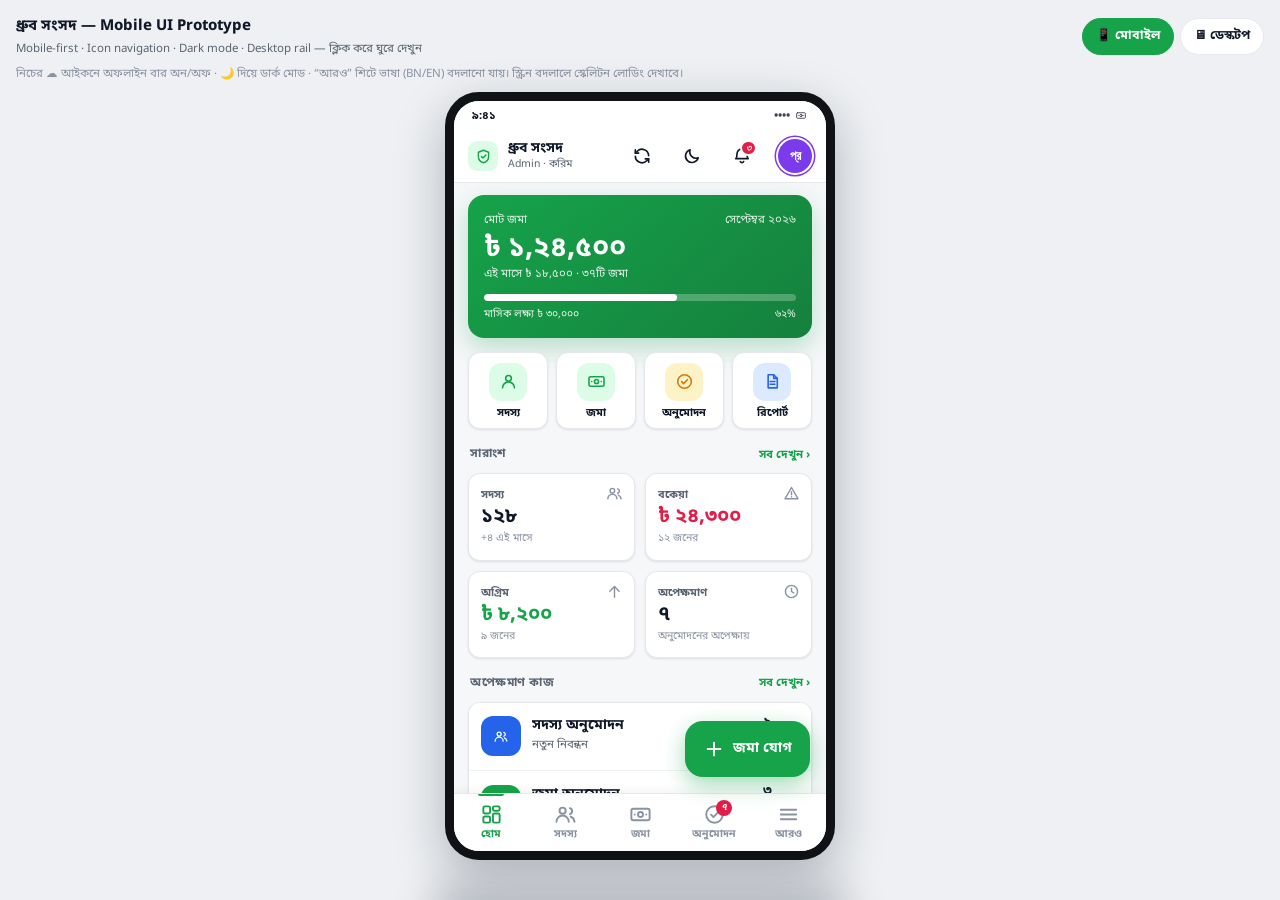
<file: design/prototype.html>
<!DOCTYPE html>
<html lang="bn" data-theme="light">
<head>
<meta charset="UTF-8">
<meta name="viewport" content="width=device-width,initial-scale=1,viewport-fit=cover">
<title>ধ্রুব সংসদ — Mobile UI Prototype</title>
<style>
/* ============================================================
   ধ্রুব সংসদ — mobile-first prototype
   Design tokens mirror docs/mobile-ui-design.md
   ============================================================ */
@font-face{font-family:'Noto Sans Bengali';font-style:normal;font-weight:400;font-display:swap;
  src:url('../vendor/fonts/noto-sans-bengali-bengali-400-normal.woff2') format('woff2');
  unicode-range:U+0951-0952,U+0964-0965,U+0980-09FE,U+1CD0,U+1CD2,U+1CD5-1CD6,U+1CD8,U+1CE1,U+1CEA,U+1CED,U+1CF2,U+1CF5-1CF7,U+200C-200D,U+20B9,U+25CC,U+A8F1;}
@font-face{font-family:'Noto Sans Bengali';font-style:normal;font-weight:700;font-display:swap;
  src:url('../vendor/fonts/noto-sans-bengali-bengali-700-normal.woff2') format('woff2');
  unicode-range:U+0951-0952,U+0964-0965,U+0980-09FE,U+1CD0,U+1CD2,U+1CD5-1CD6,U+1CD8,U+1CE1,U+1CEA,U+1CED,U+1CF2,U+1CF5-1CF7,U+200C-200D,U+20B9,U+25CC,U+A8F1;}
@font-face{font-family:'Noto Sans Bengali';font-style:normal;font-weight:400;font-display:swap;
  src:url('../vendor/fonts/noto-sans-bengali-latin-400-normal.woff2') format('woff2');unicode-range:U+0000-00FF,U+0131,U+0152-0153,U+02BB-02BC,U+2000-206F,U+2074,U+20AC,U+2122,U+2191,U+2193,U+2212,U+2215;}
@font-face{font-family:'Noto Sans Bengali';font-style:normal;font-weight:700;font-display:swap;
  src:url('../vendor/fonts/noto-sans-bengali-latin-700-normal.woff2') format('woff2');unicode-range:U+0000-00FF,U+0131,U+0152-0153,U+02BB-02BC,U+2000-206F,U+2074,U+20AC,U+2122,U+2191,U+2193,U+2212,U+2215;}

:root{
  --green:#16a34a; --green-7:#15803d; --green-soft:#dcfce7;
  --red:#e11d48; --red-7:#be123c; --red-soft:#ffe4e6;
  --amber:#d97706; --amber-soft:#fef3c7;
  --blue:#2563eb; --blue-soft:#dbeafe;
  --bg:#f6f7f9; --surface:#ffffff; --line:#e6e8eb; --line-2:#f0f2f4;
  --text:#111827; --muted:#5b6472; --faint:#8a93a2;
  --r:12px; --r-sm:10px; --r-lg:16px;
  --sh:0 1px 2px rgba(16,24,40,.05),0 1px 3px rgba(16,24,40,.06);
  --sh-up:0 -2px 10px rgba(16,24,40,.05);
  --mark:#7c3aed;
}
html[data-theme="dark"]{
  --green:#22c55e; --green-7:#4ade80; --green-soft:rgba(34,197,94,.14);
  --red:#fb7185; --red-soft:rgba(251,113,133,.14);
  --amber:#fbbf24; --amber-soft:rgba(251,191,36,.14);
  --blue:#60a5fa; --blue-soft:rgba(96,165,250,.14);
  --bg:#0d1117; --surface:#161b22; --line:#262c36; --line-2:#1e242c;
  --text:#e6edf3; --muted:#9aa4b2; --faint:#6e7681;
  --sh:0 1px 2px rgba(0,0,0,.4); --sh-up:0 -2px 10px rgba(0,0,0,.5);
}
*{box-sizing:border-box;-webkit-tap-highlight-color:transparent}
html,body{margin:0;padding:0}
body{font-family:'Noto Sans Bengali',system-ui,-apple-system,'Segoe UI',sans-serif;font-size:14px;line-height:1.65;
  color:var(--text);background:#eef0f3;display:flex;flex-direction:column;align-items:center;min-height:100dvh}
html[data-theme="dark"] body{background:#05070a}
.ic{width:1em;height:1em;display:inline-block;vertical-align:-.13em;fill:none;stroke:currentColor;
  stroke-width:2;stroke-linecap:round;stroke-linejoin:round;flex:none}
.num{font-variant-numeric:tabular-nums}

/* ---------- prototype chrome ---------- */
.pv-top{width:100%;max-width:1280px;display:flex;align-items:center;gap:12px;flex-wrap:wrap;
  padding:14px 16px 6px}
.pv-top h1{font-size:15px;margin:0;display:flex;align-items:center;gap:8px}
.pv-top .sub{font-size:11.5px;color:var(--muted);margin-top:1px}
.pv-tools{margin-left:auto;display:flex;gap:6px;align-items:center;flex-wrap:wrap}
.pv-tools button{border:1px solid var(--line);background:var(--surface);color:var(--text);font:inherit;
  font-size:12.5px;font-weight:700;padding:7px 13px;border-radius:20px;cursor:pointer;display:inline-flex;
  align-items:center;gap:6px}
.pv-tools button.on{background:var(--green);border-color:var(--green);color:#fff}
.pv-note{width:100%;max-width:1280px;padding:0 16px;font-size:11.5px;color:var(--faint);margin-bottom:8px}

/* ---------- stage / phone ---------- */
.stage{display:flex;gap:16px;width:100%;max-width:1280px;padding:0 16px 24px;justify-content:center}
.phone{position:relative;width:390px;height:min(844px,calc(100dvh - 132px));min-height:620px;background:var(--bg);
  border-radius:34px;box-shadow:0 18px 50px rgba(16,24,40,.28);overflow:hidden;display:flex;flex-direction:column;
  border:9px solid #101216}
html[data-theme="dark"] .phone{border-color:#000}
.statusbar{height:30px;flex:none;display:flex;align-items:center;justify-content:space-between;padding:0 18px;
  font-size:11px;font-weight:700;color:var(--text);background:var(--surface)}
.statusbar .dots{display:flex;gap:4px;align-items:center;opacity:.8}
.topbar{flex:none;height:52px;display:flex;align-items:center;gap:10px;padding:0 14px;background:var(--surface);
  border-bottom:1px solid var(--line)}
.tb-logo{width:30px;height:30px;border-radius:9px;background:var(--green-soft);color:var(--green);
  display:grid;place-items:center;font-size:17px;flex:none}
.tb-title{min-width:0;flex:1}
.tb-title b{display:block;font-size:14px;line-height:1.2;white-space:nowrap;overflow:hidden;text-overflow:ellipsis}
.tb-title span{font-size:10.5px;color:var(--muted);display:block;line-height:1.2}
.tb-btn{width:40px;height:40px;border-radius:12px;border:0;background:transparent;color:var(--text);
  display:grid;place-items:center;font-size:20px;cursor:pointer;position:relative;flex:none}
.tb-btn:hover{background:var(--line-2)}
.tb-btn .badge{position:absolute;top:4px;right:5px;min-width:16px;height:16px;border-radius:8px;background:var(--red);
  color:#fff;font-size:9.5px;font-weight:700;display:grid;place-items:center;padding:0 4px;border:2px solid var(--surface)}
.avatar{width:34px;height:34px;border-radius:50%;background:var(--mark);color:#fff;display:grid;place-items:center;
  font-size:13px;font-weight:700;flex:none;box-shadow:0 0 0 2px var(--surface),0 0 0 3.5px var(--mark)}

.offline-bar{flex:none;background:var(--amber-soft);color:var(--amber);font-size:11.5px;font-weight:700;
  padding:6px 14px;display:none;align-items:center;gap:7px;border-bottom:1px solid rgba(217,119,6,.2)}
body.is-offline .offline-bar{display:flex}

.screen{flex:1;overflow-y:auto;overscroll-behavior-y:contain;padding:12px 14px 96px;scrollbar-width:thin}
.screen::-webkit-scrollbar{width:5px}
.screen::-webkit-scrollbar-thumb{background:var(--line);border-radius:3px}

/* ---------- bottom nav ---------- */
.bnav{flex:none;height:58px;background:var(--surface);border-top:1px solid var(--line);box-shadow:var(--sh-up);
  display:flex;align-items:stretch;padding-bottom:2px}
.bnav button{flex:1;border:0;background:transparent;font:inherit;color:var(--faint);display:flex;flex-direction:column;
  align-items:center;justify-content:center;gap:3px;cursor:pointer;position:relative;padding:0}
.bnav button .ic{width:23px;height:23px}
.bnav button span{font-size:10.5px;font-weight:700;line-height:1}
.bnav button.on{color:var(--green)}
.bnav button.on::before{content:'';position:absolute;top:0;left:50%;transform:translateX(-50%);
  width:26px;height:2.5px;border-radius:0 0 3px 3px;background:var(--green)}
.bnav .dot{position:absolute;top:6px;right:calc(50% - 18px);min-width:16px;height:16px;border-radius:8px;
  background:var(--red);color:#fff;font-size:9.5px;font-weight:700;display:grid;place-items:center;padding:0 4px}

/* ---------- desktop rail (hidden on mobile) ---------- */
.rail{display:none;flex:none;width:76px;background:var(--surface);border:1px solid var(--line);border-radius:20px;
  padding:14px 10px;flex-direction:column;gap:6px;height:min(844px,calc(100dvh - 132px));box-shadow:var(--sh)}
.rail .rb{position:relative;height:50px;border:0;background:transparent;border-radius:12px;color:var(--faint);
  cursor:pointer;display:flex;flex-direction:column;align-items:center;justify-content:center;gap:2px;font:inherit}
.rail .rb .ic{width:22px;height:22px}
.rail .rb span{font-size:9.5px;font-weight:700}
.rail .rb:hover{background:var(--line-2);color:var(--text)}
.rail .rb.on{color:var(--green);background:var(--green-soft)}
.rail .rb.on::before{content:'';position:absolute;left:-10px;top:12px;bottom:12px;width:3px;border-radius:0 3px 3px 0;background:var(--green)}
.rail .rb .dot{position:absolute;top:6px;right:12px;min-width:15px;height:15px;border-radius:8px;background:var(--red);
  color:#fff;font-size:9px;font-weight:700;display:grid;place-items:center;padding:0 3px}
.rail .rlogo{height:44px;display:grid;place-items:center;font-size:22px;color:var(--green);margin-bottom:6px}
.rail .rsep{height:1px;background:var(--line);margin:6px 4px}

/* ---------- FAB ---------- */
.fab{position:absolute;right:16px;bottom:74px;height:56px;min-width:56px;padding:0 18px;border:0;border-radius:18px;
  background:var(--green);color:#fff;font:inherit;font-size:14px;font-weight:700;display:flex;align-items:center;
  gap:8px;cursor:pointer;box-shadow:0 8px 22px rgba(22,163,74,.4);z-index:5}
.fab .ic{width:22px;height:22px}
.fab:active{transform:scale(.96)}
body.mode-desktop .fab{position:fixed;right:28px;bottom:28px}

/* ---------- cards ---------- */
.card{background:var(--surface);border:1px solid var(--line);border-radius:var(--r);box-shadow:var(--sh);
  margin-bottom:12px;overflow:hidden}
.card.pad{padding:14px}
.sec-head{display:flex;align-items:center;gap:8px;margin:16px 2px 8px}
.sec-head h2{font-size:12px;font-weight:700;color:var(--muted);text-transform:uppercase;letter-spacing:.5px;margin:0}
.sec-head .sp{flex:1}
.sec-head a{font-size:11.5px;font-weight:700;color:var(--green);text-decoration:none}

/* hero */
.hero{background:linear-gradient(140deg,#16a34a,#15803d);color:#fff;border-radius:var(--r-lg);padding:16px 16px 14px;
  margin-bottom:14px;box-shadow:0 10px 26px rgba(22,163,74,.28)}
html[data-theme="dark"] .hero{background:linear-gradient(140deg,#12833b,#0b5c2a)}
.hero .lbl{font-size:11.5px;opacity:.85;display:flex;align-items:center;justify-content:space-between}
.hero .amt{font-size:28px;font-weight:700;line-height:1.2;margin-top:2px}
.hero .sub{font-size:11.5px;opacity:.85;margin-bottom:10px}
.bar{height:7px;background:rgba(255,255,255,.25);border-radius:5px;overflow:hidden}
.bar > i{display:block;height:100%;background:#fff;border-radius:5px}
.hero .pl{display:flex;justify-content:space-between;font-size:10.5px;opacity:.9;margin-top:5px}

/* quick actions */
.quick{display:grid;grid-template-columns:repeat(4,1fr);gap:8px;margin-bottom:4px}
.quick button{border:1px solid var(--line);background:var(--surface);border-radius:var(--r);padding:10px 4px 8px;
  cursor:pointer;font:inherit;display:flex;flex-direction:column;align-items:center;gap:6px;color:var(--text);
  min-height:74px;box-shadow:var(--sh)}
.quick button:hover{border-color:var(--green);background:var(--green-soft)}
.quick .qi{width:38px;height:38px;border-radius:12px;display:grid;place-items:center;font-size:19px;
  background:var(--green-soft);color:var(--green)}
.quick .qi.blue{background:var(--blue-soft);color:var(--blue)}
.quick .qi.amber{background:var(--amber-soft);color:var(--amber)}
.quick span{font-size:11px;font-weight:700;line-height:1.25;text-align:center}

/* stats */
.stats{display:grid;grid-template-columns:1fr 1fr;gap:10px}
.stat{border:1px solid var(--line);background:var(--surface);border-radius:var(--r);padding:12px;position:relative;
  box-shadow:var(--sh)}
.stat .ic{position:absolute;top:11px;right:11px;width:17px;height:17px;color:var(--faint)}
.stat .l{font-size:11px;font-weight:700;color:var(--muted)}
.stat .v{font-size:20px;font-weight:700;line-height:1.25;margin-top:1px}
.stat .s{font-size:10.5px;color:var(--faint)}
.stat.danger .v{color:var(--red)} .stat.ok .v{color:var(--green)}

/* list rows */
.row{display:flex;align-items:center;gap:11px;padding:12px;background:var(--surface);border:1px solid var(--line);
  border-radius:var(--r);margin-bottom:8px;box-shadow:var(--sh)}
.row:active{transform:scale(.995)}
.row .av{width:40px;height:40px;border-radius:12px;display:grid;place-items:center;font-weight:700;font-size:15px;
  flex:none;color:#fff}
.row .bd{flex:1;min-width:0}
.row .t{font-size:14px;font-weight:700;line-height:1.35;white-space:nowrap;overflow:hidden;text-overflow:ellipsis}
.row .s{font-size:11.5px;color:var(--muted);white-space:nowrap;overflow:hidden;text-overflow:ellipsis}
.row .r{text-align:right;flex:none}
.row .amt{font-size:14.5px;font-weight:700;line-height:1.3}
.row .go{color:var(--faint);font-size:16px;display:flex;align-items:center}

/* tags + dots */
.tag{display:inline-flex;align-items:center;gap:5px;font-size:10.5px;font-weight:700;padding:2px 8px;border-radius:20px;
  border:1px solid;white-space:nowrap}
.tag.ok{background:var(--green-soft);border-color:rgba(22,163,74,.3);color:var(--green-7)}
.tag.warn{background:var(--amber-soft);border-color:rgba(217,119,6,.3);color:var(--amber)}
.tag.err{background:var(--red-soft);border-color:rgba(225,29,72,.3);color:var(--red-7)}
.tag.info{background:var(--blue-soft);border-color:rgba(37,99,235,.3);color:var(--blue)}
.tag.gray{background:var(--line-2);border-color:var(--line);color:var(--muted)}
html[data-theme="dark"] .tag{border-color:transparent}
html[data-theme="dark"] .tag.ok{color:#4ade80} html[data-theme="dark"] .tag.err{color:#fb7185}
html[data-theme="dark"] .tag.warn{color:#fbbf24} html[data-theme="dark"] .tag.info{color:#93c5fd}
.dot{width:8px;height:8px;border-radius:50%;display:inline-block}
.dot.ok{background:var(--green)} .dot.warn{background:var(--amber)} .dot.err{background:var(--red)}

/* approve cards */
.appr{background:var(--surface);border:1px solid var(--line);border-radius:var(--r);padding:12px;margin-bottom:9px;
  box-shadow:var(--sh)}
.appr .hd{display:flex;gap:11px;align-items:flex-start}
.appr .ic{width:38px;height:38px;border-radius:11px;display:grid;place-items:center;font-size:19px;flex:none}
.appr .ic.m{background:var(--blue-soft);color:var(--blue)}
.appr .ic.d{background:var(--green-soft);color:var(--green)}
.appr .ic.w{background:var(--amber-soft);color:var(--amber)}
.appr .bd{flex:1;min-width:0}
.appr .tt{font-size:14.5px;font-weight:700;line-height:1.3}
.appr .ss{font-size:11.5px;color:var(--muted)}
.appr .mm{font-size:11px;color:var(--faint);margin-top:1px}
.appr .amt{font-size:16px;font-weight:700;flex:none}
.appr .acts{display:flex;gap:7px;margin-top:10px}
.appr .acts button{flex:1;min-height:42px;border-radius:10px;border:1px solid var(--line);background:var(--surface);
  color:var(--text);font:inherit;font-size:13px;font-weight:700;cursor:pointer;display:flex;align-items:center;
  justify-content:center;gap:6px}
.appr .acts .p{background:var(--green);border-color:var(--green);color:#fff}
.appr .acts .d{background:var(--red-soft);border-color:rgba(225,29,72,.25);color:var(--red-7)}
html[data-theme="dark"] .appr .acts .d{border-color:transparent}

/* chips + search */
.chips{display:flex;gap:6px;overflow-x:auto;padding:2px 0 10px;scrollbar-width:none}
.chips::-webkit-scrollbar{display:none}
.chip{flex:none;border:1px solid var(--line);background:var(--surface);color:var(--text);font:inherit;font-size:12.5px;
  font-weight:700;padding:7px 13px;border-radius:20px;cursor:pointer;display:inline-flex;align-items:center;gap:6px;
  min-height:36px}
.chip .n{background:var(--line-2);color:var(--muted);border-radius:9px;padding:0 6px;font-size:11px}
.chip.on{background:var(--green);border-color:var(--green);color:#fff}
.chip.on .n{background:rgba(255,255,255,.22);color:#fff}
.search{position:relative;margin-bottom:10px}
.search input{width:100%;height:44px;border:1px solid var(--line);border-radius:var(--r-sm);background:var(--surface);
  color:var(--text);font:inherit;font-size:14px;padding:0 12px 0 38px;outline:none}
.search input:focus{border-color:var(--green);box-shadow:0 0 0 3px var(--green-soft)}
.search .ic{position:absolute;left:12px;top:50%;transform:translateY(-50%);width:17px;height:17px;color:var(--faint)}

/* segmented */
.seg{display:flex;background:var(--line-2);border-radius:12px;padding:3px;margin-bottom:12px}
html[data-theme="dark"] .seg{background:var(--line)}
.seg button{flex:1;border:0;background:transparent;font:inherit;font-size:13.5px;font-weight:700;color:var(--muted);
  padding:9px 8px;border-radius:10px;cursor:pointer;min-height:40px}
.seg button.on{background:var(--surface);color:var(--green);box-shadow:var(--sh)}

/* group header */
.gh{font-size:11px;font-weight:700;color:var(--muted);margin:12px 2px 7px;display:flex;justify-content:space-between}

/* summary strip */
.strip{display:flex;gap:8px;margin-bottom:12px}
.strip div{flex:1;background:var(--surface);border:1px solid var(--line);border-radius:var(--r-sm);padding:9px 10px}
.strip .l{font-size:10.5px;color:var(--muted);font-weight:700}
.strip .v{font-size:14px;font-weight:700}

/* tile grid (settings) */
.tgrid{display:grid;grid-template-columns:1fr 1fr;gap:9px}
.tile{display:flex;gap:10px;align-items:flex-start;text-align:left;width:100%;padding:12px;border:1px solid var(--line);
  border-radius:var(--r);background:var(--surface);cursor:pointer;font:inherit;color:inherit;box-shadow:var(--sh)}
.tile:hover{border-color:var(--green)}
.tile .ti{width:36px;height:36px;border-radius:10px;display:grid;place-items:center;flex:none;font-size:18px;
  background:var(--green-soft);color:var(--green)}
.tile .ti.b{background:var(--blue-soft);color:var(--blue)}
.tile .ti.a{background:var(--amber-soft);color:var(--amber)}
.tile .tb{min-width:0;flex:1}
.tile .tt{font-size:13.5px;font-weight:700;line-height:1.25;display:flex;align-items:center;gap:5px}
.tile .ts{font-size:10.5px;color:var(--muted);line-height:1.35;margin-top:1px}
.tile .bdg{background:var(--red);color:#fff;font-size:10px;font-weight:700;border-radius:8px;padding:0 6px;line-height:1.6}
.gtitle{font-size:11px;font-weight:700;color:var(--faint);text-transform:uppercase;letter-spacing:.6px;
  display:flex;align-items:center;gap:8px;margin:14px 2px 8px}
.gtitle::after{content:'';flex:1;height:1px;background:var(--line)}

/* activity */
.act{display:flex;gap:10px;align-items:flex-start;padding:10px 0;border-bottom:1px solid var(--line-2)}
.act:last-child{border-bottom:0}
.act .ai{width:32px;height:32px;border-radius:10px;display:grid;place-items:center;flex:none;font-size:16px;
  background:var(--line-2);color:var(--muted)}
.act .ai.ok{background:var(--green-soft);color:var(--green)}
.act .ai.am{background:var(--amber-soft);color:var(--amber)}
.act .ab{flex:1;min-width:0}
.act .at{font-size:13px;font-weight:700;line-height:1.35}
.act .as{font-size:11px;color:var(--faint)}
.act .aw{font-size:10.5px;color:var(--faint);white-space:nowrap;flex:none}

/* empty + skeleton */
.empty{text-align:center;padding:38px 18px;color:var(--faint)}
.empty .ic{width:46px;height:46px;opacity:.35;margin-bottom:8px}
.empty p{margin:0 0 12px;font-size:13.5px}
.skel{background:var(--surface);border:1px solid var(--line);border-radius:var(--r);padding:12px;margin-bottom:8px}
.sk{height:11px;border-radius:6px;background:linear-gradient(90deg,var(--line-2) 25%,var(--line) 37%,var(--line-2) 63%);
  background-size:400% 100%;animation:sh 1.3s infinite linear;margin-bottom:8px}
.sk.w60{width:60%} .sk.w40{width:40%} .sk.w80{width:80%} .sk.h20{height:20px}
@keyframes sh{0%{background-position:100% 0}100%{background-position:-100% 0}}

/* sheet */
.backdrop{position:fixed;inset:0;background:rgba(17,24,39,.45);z-index:40;opacity:0;pointer-events:none;transition:.2s}
.backdrop.on{opacity:1;pointer-events:auto}
.sheet{position:fixed;left:0;right:0;bottom:0;z-index:50;background:var(--surface);border-radius:20px 20px 0 0;
  box-shadow:0 -10px 40px rgba(16,24,40,.25);transform:translateY(100%);transition:transform .26s cubic-bezier(.2,.8,.2,1);
  max-width:414px;margin:0 auto;padding:8px 0 20px}
.sheet.on{transform:none}
.sheet .h{width:38px;height:4px;border-radius:3px;background:var(--line);margin:6px auto 8px}
.sheet .it{display:flex;align-items:center;gap:12px;padding:12px 18px;min-height:50px;cursor:pointer;font-size:14px;
  font-weight:700;color:var(--text)}
.sheet .it:hover{background:var(--line-2)}
.sheet .it .ii{width:34px;height:34px;border-radius:10px;display:grid;place-items:center;font-size:18px;flex:none;
  background:var(--line-2);color:var(--muted)}
.sheet .it.danger{color:var(--red)}
.sheet .it.danger .ii{background:var(--red-soft);color:var(--red)}
.sheet .sep{height:1px;background:var(--line);margin:8px 18px}
.sheet .sw{margin-left:auto;display:flex;align-items:center;gap:8px;font-size:12px;color:var(--muted)}
.sw2{width:42px;height:24px;border-radius:14px;background:var(--line);position:relative;cursor:pointer;transition:.18s}
.sw2::after{content:'';position:absolute;top:3px;left:3px;width:18px;height:18px;border-radius:50%;background:#fff;
  transition:.18s;box-shadow:0 1px 3px rgba(0,0,0,.25)}
.sw2.on{background:var(--green)}
.sw2.on::after{left:21px}

/* toast */
.toast{position:fixed;left:50%;bottom:26px;transform:translate(-50%,20px);background:#111827;color:#fff;font-size:13px;
  font-weight:600;padding:10px 18px;border-radius:22px;opacity:0;transition:.22s;z-index:80;pointer-events:none;
  max-width:90vw;text-align:center}
.toast.on{opacity:1;transform:translate(-50%,0)}

/* table view (desktop) */
.tbl-view{display:none}
body.mode-desktop .phone{width:min(1180px,100%);height:min(900px,calc(100dvh - 132px));border-radius:20px;
  border-width:1px;flex-direction:row}
body.mode-desktop .statusbar{display:none}
body.mode-desktop .topbar{height:60px;border-bottom:1px solid var(--line)}
body.mode-desktop .screen{padding:18px 22px 40px}
body.mode-desktop .bnav{display:none}
body.mode-desktop .rail{display:flex}
body.mode-desktop .list-view{display:none}
body.mode-desktop .tbl-view{display:block}
body.mode-desktop .stats{grid-template-columns:repeat(4,1fr)}
body.mode-desktop .quick{grid-template-columns:repeat(8,1fr);max-width:none}
body.mode-desktop .hero{display:grid;grid-template-columns:1fr 1fr;gap:20px;align-items:center}
body.mode-desktop .grid2{display:grid;grid-template-columns:1.35fr 1fr;gap:16px;align-items:start}
body.mode-desktop .tgrid{grid-template-columns:repeat(4,1fr)}
body.mode-desktop .row{border-radius:var(--r)}
table.tbl{width:100%;border-collapse:collapse;font-size:13.5px;background:var(--surface)}
table.tbl th{font-size:11.5px;text-transform:uppercase;letter-spacing:.4px;color:var(--muted);text-align:left;
  padding:10px;border-bottom:1px solid var(--line);background:var(--line-2)}
table.tbl td{padding:11px 10px;border-bottom:1px solid var(--line-2);vertical-align:middle}
table.tbl tbody tr:hover{background:var(--line-2)}
table.tbl .num{text-align:right;font-variant-numeric:tabular-nums}
@media (max-width:900px){
  body.mode-desktop .phone{width:min(430px,100%)}
  body.mode-desktop .rail{display:none}
  body.mode-desktop .bnav{display:flex}
  body.mode-desktop .list-view{display:block}
  body.mode-desktop .tbl-view{display:none}
  body.mode-desktop .stats{grid-template-columns:1fr 1fr}
  body.mode-desktop .quick{grid-template-columns:repeat(4,1fr)}
  body.mode-desktop .hero{display:block}
  body.mode-desktop .grid2{display:block}
  body.mode-desktop .tgrid{grid-template-columns:1fr 1fr}
}
@media (max-width:520px){
  body{padding:0}
  .pv-top{padding:12px 14px 4px}
  .phone{width:100%;height:100dvh;border:0;border-radius:0;box-shadow:none;min-height:0}
  .stage{padding:0;max-width:none}
  .sheet{max-width:none}
  .fab{bottom:74px}
}
</style>
</head>
<body>

<!-- ============ icon sprite ============ -->
<svg style="display:none" aria-hidden="true">
<symbol id="i-dashboard" viewBox="0 0 24 24"><rect x="3.5" y="3.5" width="7" height="7.5" rx="1.5"/><rect x="13.5" y="3.5" width="7" height="4.5" rx="1.5"/><rect x="3.5" y="14" width="7" height="6.5" rx="1.5"/><rect x="13.5" y="11" width="7" height="9.5" rx="1.5"/></symbol>
<symbol id="i-members" viewBox="0 0 24 24"><circle cx="9" cy="8" r="3.2"/><path d="M2.6 19.5a6.4 6.4 0 0 1 12.8 0"/><path d="M16.5 5.4a3.2 3.2 0 0 1 0 6.2"/><path d="M17.4 14.2a6.4 6.4 0 0 1 4 5.3"/></symbol>
<symbol id="i-member" viewBox="0 0 24 24"><circle cx="12" cy="8" r="3.6"/><path d="M4.5 20a7.5 7.5 0 0 1 15 0"/></symbol>
<symbol id="i-deposit" viewBox="0 0 24 24"><rect x="2.5" y="6" width="19" height="12" rx="2"/><circle cx="12" cy="12" r="2.6"/><path d="M6 12h.01M18 12h.01"/></symbol>
<symbol id="i-approve" viewBox="0 0 24 24"><circle cx="12" cy="12" r="8.6"/><path d="m8.4 12.2 2.5 2.5 4.7-5"/></symbol>
<symbol id="i-reject" viewBox="0 0 24 24"><circle cx="12" cy="12" r="8.6"/><path d="m9.2 9.2 5.6 5.6M14.8 9.2l-5.6 5.6"/></symbol>
<symbol id="i-menu" viewBox="0 0 24 24"><path d="M4 7h16M4 12h16M4 17h16"/></symbol>
<symbol id="i-search" viewBox="0 0 24 24"><circle cx="10.5" cy="10.5" r="6.5"/><path d="M15.5 15.5 21 21"/></symbol>
<symbol id="i-bell" viewBox="0 0 24 24"><path d="M6 9.5a6 6 0 0 1 12 0c0 4.2 1.4 5.7 1.4 5.7H4.6S6 13.7 6 9.5Z"/><path d="M10 18.6a2.2 2.2 0 0 0 4 0"/></symbol>
<symbol id="i-moon" viewBox="0 0 24 24"><path d="M19.5 14.2A7.6 7.6 0 0 1 9.8 4.5 7.8 7.8 0 1 0 19.5 14.2Z"/></symbol>
<symbol id="i-sun" viewBox="0 0 24 24"><circle cx="12" cy="12" r="4"/><path d="M12 2.8v2.2M12 19v2.2M4.2 4.2l1.6 1.6M18.2 18.2l1.6 1.6M2.8 12h2.2M19 12h2.2M4.2 19.8l1.6-1.6M18.2 5.8l1.6-1.6"/></symbol>
<symbol id="i-plus" viewBox="0 0 24 24"><path d="M12 5v14M5 12h14"/></symbol>
<symbol id="i-report" viewBox="0 0 24 24"><path d="M6.5 3.5h7l4.5 4.5v12h-11.5z"/><path d="M13.5 3.5V8H18"/><path d="M9 12h6M9 15.5h6"/></symbol>
<symbol id="i-settings" viewBox="0 0 24 24"><circle cx="12" cy="12" r="2.9"/><path d="M19.2 14.2a1.5 1.5 0 0 0 .3 1.6l.1.1a1.8 1.8 0 1 1-2.5 2.5l-.1-.1a1.5 1.5 0 0 0-2.5 1v.2a1.8 1.8 0 1 1-3.6 0v-.1a1.5 1.5 0 0 0-2.5-1l-.1.1a1.8 1.8 0 1 1-2.5-2.5l.1-.1a1.5 1.5 0 0 0-1-2.5h-.2a1.8 1.8 0 1 1 0-3.6h.1a1.5 1.5 0 0 0 1-2.5l-.1-.1A1.8 1.8 0 1 1 8.2 4.7l.1.1a1.5 1.5 0 0 0 2.5-1v-.2a1.8 1.8 0 1 1 3.6 0v.1a1.5 1.5 0 0 0 2.5 1l.1-.1a1.8 1.8 0 1 1 2.5 2.5l-.1.1a1.5 1.5 0 0 0 1 2.5h.2a1.8 1.8 0 1 1 0 3.6h-.1a1.5 1.5 0 0 0-1.3.9z"/></symbol>
<symbol id="i-maker" viewBox="0 0 24 24"><circle cx="12" cy="7.6" r="3.2"/><path d="M5.5 20a6.5 6.5 0 0 1 13 0"/><path d="M17.5 4.5 20 6.2l-2.5 1.7"/></symbol>
<symbol id="i-backup" viewBox="0 0 24 24"><path d="M12 3.5v10"/><path d="m8 10 4 4 4-4"/><path d="M4.5 15.5v3a2 2 0 0 0 2 2h11a2 2 0 0 0 2-2v-3"/></symbol>
<symbol id="i-log" viewBox="0 0 24 24"><path d="M5 4.5h14v15H5z"/><path d="M8.5 9h7M8.5 12.5h7M8.5 16h4"/></symbol>
<symbol id="i-globe" viewBox="0 0 24 24"><circle cx="12" cy="12" r="8.6"/><path d="M3.6 12h16.8"/><path d="M12 3.4a13 13 0 0 1 0 17.2 13 13 0 0 1 0-17.2Z"/></symbol>
<symbol id="i-logout" viewBox="0 0 24 24"><path d="M14.5 4.5h-8v15h8"/><path d="M11 12h9.5"/><path d="m17.5 8.5 3.5 3.5-3.5 3.5"/></symbol>
<symbol id="i-chevron" viewBox="0 0 24 24"><path d="m9 5 7 7-7 7"/></symbol>
<symbol id="i-due" viewBox="0 0 24 24"><path d="M12 3.5 2.8 19.5h18.4z"/><path d="M12 9.5v4.2M12 16.6h.01"/></symbol>
<symbol id="i-advance" viewBox="0 0 24 24"><path d="M12 20V5"/><path d="m5.5 11.5 6.5-6.5 6.5 6.5"/></symbol>
<symbol id="i-money" viewBox="0 0 24 24"><path d="M12 3.5v17"/><path d="M16 7.2a3.7 3.7 0 0 0-3.4-1.9h-1a3 3 0 0 0-.5 6l2.6.5a3 3 0 0 1-.5 6h-1A3.7 3.7 0 0 1 8 15.8"/></symbol>
<symbol id="i-eye" viewBox="0 0 24 24"><path d="M2.5 12S6 5.8 12 5.8 21.5 12 21.5 12 18 18.2 12 18.2 2.5 12 2.5 12Z"/><circle cx="12" cy="12" r="2.8"/></symbol>
<symbol id="i-edit" viewBox="0 0 24 24"><path d="M4 20h4l10-10-4-4L4 16v4Z"/><path d="M13.5 6.5l4 4"/></symbol>
<symbol id="i-withdraw" viewBox="0 0 24 24"><path d="M12 4v11"/><path d="m6.5 9.5 5.5 5.5 5.5-5.5"/><path d="M5 21h14"/></symbol>
<symbol id="i-offline" viewBox="0 0 24 24"><path d="M2.5 9.5a13 13 0 0 1 5.3-3.2"/><path d="M16.2 6.4a13 13 0 0 1 5.3 3.1"/><circle cx="12" cy="19.6" r="1" fill="currentColor" stroke="none"/><path d="m3.5 3.5 17 17"/></symbol>
<symbol id="i-check" viewBox="0 0 24 24"><path d="m5 12.5 4.5 4.5L19 7"/></symbol>
<symbol id="i-admin" viewBox="0 0 24 24"><path d="M12 3.2 4.8 6v6c0 4.3 3 7.7 7.2 8.8 4.2-1.1 7.2-4.5 7.2-8.8V6z"/><path d="m9 12 2.2 2.2L15.5 10"/></symbol>
<symbol id="i-building" viewBox="0 0 24 24"><path d="M4.5 20.5V5.5a1 1 0 0 1 1-1h7a1 1 0 0 1 1 1v15"/><path d="M13.5 9.5h4a1 1 0 0 1 1 1v10"/><path d="M3 20.5h18"/><path d="M7.5 8h4M7.5 11.5h4M7.5 15h4"/></symbol>
<symbol id="i-sync" viewBox="0 0 24 24"><path d="M20 11.5A8 8 0 0 0 6.3 6.3L4 8.5"/><path d="M4 12.5a8 8 0 0 0 13.7 5.2L20 15.5"/><path d="M4 4.5v4h4M20 19.5v-4h-4"/></symbol>
<symbol id="i-phone" viewBox="0 0 24 24"><path d="M7.4 3.8 9.6 8 8 10a11 11 0 0 0 6 6l2-1.6 4.2 2.2v3a2 2 0 0 1-2.2 2A17.5 17.5 0 0 1 3 6a2 2 0 0 1 2-2.2z"/></symbol>
<symbol id="i-whatsapp" viewBox="0 0 24 24"><path d="M3.8 20.2 5 16.4a7.7 7.7 0 1 1 3 2.9z"/><path d="M9.3 9.2c-.2 1.2.5 2.6 1.6 3.6s2.5 1.6 3.6 1.4l.7-1.4-1.9-1-.8.8a5 5 0 0 1-1.6-1.6l.8-.8-1-1.9z"/></symbol>
<symbol id="i-clock" viewBox="0 0 24 24"><circle cx="12" cy="12" r="8.6"/><path d="M12 7.2V12l3.2 2"/></symbol>
<symbol id="i-trash" viewBox="0 0 24 24"><path d="M4.5 6.5h15"/><path d="M9.5 6.5V4.2h5v2.3"/><path d="M6.5 6.5 7.6 20h8.8l1.1-13.5"/><path d="M10.4 10v6M13.6 10v6"/></symbol>
<symbol id="i-key" viewBox="0 0 24 24"><circle cx="8" cy="14" r="4.2"/><path d="m11.2 11 8.3-8.3M16.5 5.5l2.2 2.2M14.2 7.8l2.2 2.2"/></symbol>
<symbol id="i-filter" viewBox="0 0 24 24"><path d="M3.5 5h17l-6.6 7.8v5.4l-3.8 2v-7.4z"/></symbol>
<symbol id="i-info" viewBox="0 0 24 24"><circle cx="12" cy="12" r="8.6"/><path d="M12 11v5.2M12 7.9h.01"/></symbol>
</svg>

<div class="pv-top">
  <div>
    <h1>ধ্রুব সংসদ — Mobile UI Prototype</h1>
    <div class="sub">Mobile-first · Icon navigation · Dark mode · Desktop rail — ক্লিক করে ঘুরে দেখুন</div>
  </div>
  <div class="pv-tools">
    <button id="btnModeMobile" class="on">📱 মোবাইল</button>
    <button id="btnModeDesktop">🖥 ডেস্কটপ</button>
  </div>
</div>
<div class="pv-note">নিচের ☁ আইকনে অফলাইন বার অন/অফ · 🌙 দিয়ে ডার্ক মোড · “আরও” শিটে ভাষা (BN/EN) বদলানো যায়। স্ক্রিন বদলালে স্কেলিটন লোডিং দেখাবে।</div>

<div class="stage">
  <!-- desktop icon rail -->
  <aside class="rail" id="rail">
    <div class="rlogo"><svg class="ic"><use href="#i-admin"/></svg></div>
    <button class="rb on" data-go="home"><svg class="ic"><use href="#i-dashboard"/></svg><span data-en="Home">হোম</span></button>
    <button class="rb" data-go="members"><svg class="ic"><use href="#i-members"/></svg><span data-en="Members">সদস্য</span></button>
    <button class="rb" data-go="deposits"><svg class="ic"><use href="#i-deposit"/></svg><span data-en="Deposits">জমা</span></button>
    <button class="rb" data-go="approvals"><svg class="ic"><use href="#i-approve"/></svg><span data-en="Approvals">অনুমোদন</span><i class="dot">৭</i></button>
    <div class="rsep"></div>
    <button class="rb" data-go="settings"><svg class="ic"><use href="#i-settings"/></svg><span data-en="Settings">সেটিংস</span></button>
    <button class="rb" data-go="settings"><svg class="ic"><use href="#i-report"/></svg><span data-en="Reports" data-en="Reports">রিপোর্ট</span></button>
    <button class="rb" data-sheet><svg class="ic"><use href="#i-menu"/></svg><span data-en="More">আরও</span></button>
  </aside>

  <div class="phone" id="phone">
    <div class="statusbar"><span>৯:৪১</span><span class="dots">•••• <svg class="ic" style="width:14px"><use href="#i-deposit"/></svg></span></div>

    <header class="topbar">
      <div class="tb-logo"><svg class="ic"><use href="#i-admin"/></svg></div>
      <div class="tb-title"><b>ধ্রুব সংসদ</b><span>Admin · করিম</span></div>
      <button class="tb-btn" id="btnSync" title="অফলাইন টগল"><svg class="ic"><use href="#i-sync"/></svg></button>
      <button class="tb-btn" id="btnTheme" title="ডার্ক মোড"><svg class="ic"><use href="#i-moon"/></svg></button>
      <button class="tb-btn" id="btnBell"><svg class="ic"><use href="#i-bell"/></svg><i class="badge">৩</i></button>
      <button class="tb-btn" data-sheet><div class="avatar">প্র</div></button>
    </header>

    <div class="offline-bar"><svg class="ic" style="width:15px"><use href="#i-offline"/></svg> অফলাইন — সব ডেটা ডিভাইসে সংরক্ষিত হবে</div>

    <div class="screen" id="screen">
      <!-- ================= HOME ================= -->
      <section data-screen="home">
        <div class="hero">
          <div class="lbl"><span data-en="Total deposit">মোট জমা</span><span>সেপ্টেম্বর ২০২৬</span></div>
          <div class="amt num">৳ ১,২৪,৫০০</div>
          <div class="sub num">এই মাসে ৳ ১৮,৫০০ · ৩৭টি জমা</div>
          <div class="bar"><i style="width:62%"></i></div>
          <div class="pl"><span>মাসিক লক্ষ্য ৳ ৩০,০০০</span><span>৬২%</span></div>
        </div>

        <div class="quick">
          <button data-toast="নতুন সদস্য ফর্ম খুলবে"><span class="qi"><svg class="ic"><use href="#i-member"/></svg></span><span data-en="Add member">সদস্য</span></button>
          <button data-toast="জমা এন্ট্রি ফর্ম খুলবে"><span class="qi"><svg class="ic"><use href="#i-deposit"/></svg></span><span data-en="Add deposit">জমা</span></button>
          <button data-go="approvals"><span class="qi amber"><svg class="ic"><use href="#i-approve"/></svg></span><span data-en="Approvals">অনুমোদন</span></button>
          <button data-toast="রিপোর্ট হাব খুলবে"><span class="qi blue"><svg class="ic"><use href="#i-report"/></svg></span><span data-en="Reports" data-en="Reports">রিপোর্ট</span></button>
        </div>

        <div class="sec-head"><h2 data-en="Overview">সারাংশ</h2><span class="sp"></span><a href="#" data-toast="বিস্তারিত রিপোর্ট">সব দেখুন ›</a></div>
        <div class="stats">
          <div class="stat"><svg class="ic"><use href="#i-members"/></svg><div class="l" data-en="Members">সদস্য</div><div class="v num">১২৮</div><div class="s num">+৪ এই মাসে</div></div>
          <div class="stat danger"><svg class="ic"><use href="#i-due"/></svg><div class="l" data-en="Total due">বকেয়া</div><div class="v num">৳ ২৪,৩০০</div><div class="s num">১২ জনের</div></div>
          <div class="stat ok"><svg class="ic"><use href="#i-advance"/></svg><div class="l" data-en="Advance">অগ্রিম</div><div class="v num">৳ ৮,২০০</div><div class="s num">৯ জনের</div></div>
          <div class="stat"><svg class="ic"><use href="#i-clock"/></svg><div class="l" data-en="Pending">অপেক্ষমাণ</div><div class="v num">৭</div><div class="s">অনুমোদনের অপেক্ষায়</div></div>
        </div>

        <div class="sec-head"><h2 data-en="Pending work">অপেক্ষমাণ কাজ</h2><span class="sp"></span><a href="#" data-go="approvals">সব দেখুন ›</a></div>
        <div class="card">
          <div class="row" data-go="approvals" style="margin:0;border:0;border-radius:0;border-bottom:1px solid var(--line-2);box-shadow:none">
            <div class="av" style="background:#2563eb"><svg class="ic" style="width:20px"><use href="#i-members"/></svg></div>
            <div class="bd"><div class="t" data-en="Member approvals">সদস্য অনুমোদন</div><div class="s" data-en="New registrations">নতুন নিবন্ধন</div></div>
            <div class="r"><div class="amt num">২</div><span class="tag warn">পেন্ডিং</span></div>
            <div class="go"><svg class="ic"><use href="#i-chevron"/></svg></div>
          </div>
          <div class="row" data-go="approvals" style="margin:0;border:0;border-radius:0;border-bottom:1px solid var(--line-2);box-shadow:none">
            <div class="av" style="background:#16a34a"><svg class="ic" style="width:20px"><use href="#i-deposit"/></svg></div>
            <div class="bd"><div class="t" data-en="Deposit approvals">জমা অনুমোদন</div><div class="s num">৳ ৪,৫০০ অপেক্ষমাণ</div></div>
            <div class="r"><div class="amt num">৩</div><span class="tag warn">পেন্ডিং</span></div>
            <div class="go"><svg class="ic"><use href="#i-chevron"/></svg></div>
          </div>
          <div class="row" data-go="approvals" style="margin:0;border:0;border-radius:0;box-shadow:none">
            <div class="av" style="background:#d97706"><svg class="ic" style="width:20px"><use href="#i-withdraw"/></svg></div>
            <div class="bd"><div class="t" data-en="Withdrawal approvals">উত্তোলন অনুমোদন</div><div class="s num">৳ ৫,০০০ অনুরোধ</div></div>
            <div class="r"><div class="amt num">১</div><span class="tag warn">পেন্ডিং</span></div>
            <div class="go"><svg class="ic"><use href="#i-chevron"/></svg></div>
          </div>
        </div>

        <div class="sec-head"><h2 data-en="Recent activity">সাম্প্রতিক কার্যক্রম</h2><span class="sp"></span><a href="#" data-toast="অ্যাকটিভিটি লগ">সব দেখুন ›</a></div>
        <div class="card pad">
          <div class="act"><div class="ai ok"><svg class="ic"><use href="#i-check"/></svg></div>
            <div class="ab"><div class="at" data-en="Karim's ৳500 deposit approved">করিমের ৳৫০০ জমা অনুমোদিত</div><div class="as">প্রধান অ্যাডমিন · APPROVE</div></div><div class="aw">২ মি.</div></div>
          <div class="act"><div class="ai am"><svg class="ic"><use href="#i-deposit"/></svg></div>
            <div class="ab"><div class="at" data-en="Rahim deposited ৳1,500">রাহিম ৳১,৫০০ জমা দিয়েছেন</div><div class="as">bKash · পেন্ডিং</div></div><div class="aw">১ ঘ.</div></div>
          <div class="act"><div class="ai"><svg class="ic"><use href="#i-member"/></svg></div>
            <div class="ab"><div class="at" data-en="Salma Akter registered">সালমা আক্তার নিবন্ধন করেছেন</div><div class="as">M-003 · অনুমোদনের অপেক্ষায়</div></div><div class="aw">৩ ঘ.</div></div>
          <div class="act"><div class="ai"><svg class="ic"><use href="#i-withdraw"/></svg></div>
            <div class="ab"><div class="at" data-en="Jahid requested ৳5,000 withdrawal">জাহিদ ৳৫,০০০ উত্তোলনের অনুরোধ</div><div class="as">ঋণ · পেন্ডিং</div></div><div class="aw">৫ ঘ.</div></div>
        </div>
      </section>

      <!-- ================= MEMBERS ================= -->
      <section data-screen="members" hidden>
        <div class="search"><svg class="ic"><use href="#i-search"/></svg>
          <input id="mSearch" placeholder="সদস্য খুঁজুন — ID / নাম / মোবাইল" data-en-ph="Search member — ID / name / mobile">
        </div>
        <div class="chips">
          <button class="chip on" data-mf="all">সব <span class="n num">১২৮</span></button>
          <button class="chip" data-mf="active">সক্রিয় <span class="n num">১১২</span></button>
          <button class="chip" data-mf="pending">পেন্ডিং <span class="n num">২</span></button>
          <button class="chip" data-mf="due">বকেয়া <span class="n num">১২</span></button>
        </div>

        <div class="list-view" id="mList"></div>

        <div class="tbl-view card" style="padding:0">
          <table class="tbl">
            <thead><tr><th>Member ID</th><th>নাম</th><th>মোবাইল</th><th class="num">কিস্তি</th><th class="num">জমা</th><th class="num">বকেয়া</th><th>স্ট্যাটাস</th><th></th></tr></thead>
            <tbody id="mTable"></tbody>
          </table>
        </div>
      </section>

      <!-- ================= DEPOSITS ================= -->
      <section data-screen="deposits" hidden>
        <div class="seg"><button class="on" data-seg="dep">জমা</button><button data-seg="wdn">উত্তোলন</button></div>
        <div class="strip">
          <div><div class="l" data-en="This month">এই মাসে</div><div class="v num">৳ ১৮,৫০০</div></div>
          <div><div class="l" data-en="Approved">অনুমোদিত</div><div class="v num">৳ ১৬,০০০</div></div>
          <div><div class="l" data-en="Pending">অপেক্ষমাণ</div><div class="v num">৳ ২,৫০০</div></div>
        </div>

        <div class="gh"><span data-en="Today">আজ</span><span class="num">৳ ১,০০০</span></div>
        <div class="row"><div class="av" style="background:#16a34a"><svg class="ic" style="width:19px"><use href="#i-deposit"/></svg></div>
          <div class="bd"><div class="t">মোঃ করিম</div><div class="s" data-en="M-001 · Cash · installment">M-001 · নগদ · কিস্তি</div></div>
          <div class="r"><div class="amt num">৳ ৫০০</div><span class="tag warn"><i class="dot warn"></i> পেন্ডিং</span></div></div>
        <div class="row"><div class="av" style="background:#0d9488"><svg class="ic" style="width:19px"><use href="#i-money"/></svg></div>
          <div class="bd"><div class="t">রিনা বেগম</div><div class="s" data-en="M-005 · bKash · installment">M-005 · bKash · কিস্তি</div></div>
          <div class="r"><div class="amt num">৳ ৫০০</div><span class="tag ok"><i class="dot ok"></i> অনুমোদিত</span></div></div>

        <div class="gh"><span data-en="Yesterday">গতকাল</span><span class="num">৳ ১,৫০০</span></div>
        <div class="row"><div class="av" style="background:#7c3aed"><svg class="ic" style="width:19px"><use href="#i-advance"/></svg></div>
          <div class="bd"><div class="t">আব্দুর রাহিম</div><div class="s" data-en="M-002 · Special donation">M-002 · বিশেষ চাঁদা</div></div>
          <div class="r"><div class="amt num">৳ ১,৫০০</div><span class="tag warn"><i class="dot warn"></i> পেন্ডিং</span></div></div>

        <div class="gh"><span>০৫ সেপ্টেম্বর ২০২৬</span><span class="num">৳ ১,০০০</span></div>
        <div class="row"><div class="av" style="background:#16a34a"><svg class="ic" style="width:19px"><use href="#i-deposit"/></svg></div>
          <div class="bd"><div class="t">মোঃ করিম</div><div class="s" data-en="M-001 · Cash · installment">M-001 · নগদ · কিস্তি</div></div>
          <div class="r"><div class="amt num">৳ ৫০০</div><span class="tag ok"><i class="dot ok"></i> অনুমোদিত</span></div></div>
        <div class="row"><div class="av" style="background:#2563eb"><svg class="ic" style="width:19px"><use href="#i-deposit"/></svg></div>
          <div class="bd"><div class="t">জাহিদ হাসান</div><div class="s" data-en="M-004 · Nagad · installment">M-004 · Nagad · কিস্তি</div></div>
          <div class="r"><div class="amt num">৳ ৫০০</div><span class="tag err"><i class="dot err"></i> বাতিল</span></div></div>
      </section>

      <!-- ================= APPROVALS ================= -->
      <section data-screen="approvals" hidden>
        <div class="card pad" style="display:flex;align-items:center;gap:10px;padding:11px 13px">
          <svg class="ic" style="width:18px;color:var(--amber)"><use href="#i-clock"/></svg>
          <div style="flex:1"><b class="num">৭টি</b> অনুরোধ অপেক্ষায়</div>
          <button class="chip on" data-toast="৭টি অনুরোদন অনুমোদিত হয়েছে" style="min-height:36px">✓ সব অনুমোদন</button>
        </div>

        <div class="chips">
          <button class="chip on" data-af="all">সব <span class="n num">৭</span></button>
          <button class="chip" data-af="member">সদস্য <span class="n num">২</span></button>
          <button class="chip" data-af="deposit">জমা <span class="n num">৩</span></button>
          <button class="chip" data-af="withdrawal">উত্তোলন <span class="n num">২</span></button>
        </div>
        <div id="aList"></div>
      </section>

      <!-- ================= SETTINGS (admin tiles) ================= -->
      <section data-screen="settings" hidden>
        <div class="gtitle" data-en="Mine">আমার</div>
        <div class="tgrid">
          <button class="tile" data-toast="আমার অ্যাকাউন্ট"><span class="ti"><svg class="ic"><use href="#i-admin"/></svg></span>
            <span class="tb"><span class="tt" data-en="My account">আমার অ্যাকাউন্ট</span><span class="ts" data-en="Profile & password">প্রোফাইল ও পাসওয়ার্ড</span></span></button>
          <button class="tile" data-sheet><span class="ti b"><svg class="ic"><use href="#i-globe"/></svg></span>
            <span class="tb"><span class="tt" data-en="Language">ভাষা</span><span class="ts">বাংলা / English</span></span></button>
          <button class="tile" data-toast="অ্যাপ তথ্য"><span class="ti b"><svg class="ic"><use href="#i-info"/></svg></span>
            <span class="tb"><span class="tt" data-en="About">অ্যাপ তথ্য</span><span class="ts" data-en="Version · device">সংস্করণ · ডিভাইস</span></span></button>
          <button class="tile" data-toast="বিজ্ঞপ্তি"><span class="ti a"><svg class="ic"><use href="#i-bell"/></svg></span>
            <span class="tb"><span class="tt" data-en="Notifications">বিজ্ঞপ্তি</span><span class="ts" data-en="3 unread">৩টি অপঠিত</span><span class="bdg">৩</span></span></button>
        </div>

        <div class="gtitle" data-en="Management">ব্যবস্থাপনা</div>
        <div class="tgrid">
          <button class="tile" data-toast="স্টাফ ব্যবস্থাপনা"><span class="ti"><svg class="ic"><use href="#i-maker"/></svg></span>
            <span class="tb"><span class="tt" data-en="Staff">স্টাফ</span><span class="ts" data-en="3 makers">৩ জন Maker</span><span class="bdg">৩</span></span></button>
          <button class="tile" data-toast="সদস্য লগইন"><span class="ti b"><svg class="ic"><use href="#i-members"/></svg></span>
            <span class="tb"><span class="tt" data-en="Member logins">সদস্য লগইন</span><span class="ts" data-en="Enable / disable / reset">চালু / বন্ধ · রিসেট</span></span></button>
          <button class="tile" data-toast="সংগঠন সেটিংস"><span class="ti"><svg class="ic"><use href="#i-building"/></svg></span>
            <span class="tb"><span class="tt" data-en="Organisation">সংগঠন</span><span class="ts" data-en="Name · logo · installment">নাম · লোগো · কিস্তি</span></span></button>
          <button class="tile" data-toast="ক্লাউড সিঙ্ক"><span class="ti b"><svg class="ic"><use href="#i-sync"/></svg></span>
            <span class="tb"><span class="tt" data-en="Cloud sync">ক্লাউড সিঙ্ক</span><span class="ts">Firebase</span><span class="bdg">২</span></span></button>
        </div>

        <div class="gtitle" data-en="Data & system">ডেটা ও সিস্টেম</div>
        <div class="tgrid">
          <button class="tile" data-toast="ব্যাকআপ ও রিস্টোর"><span class="ti"><svg class="ic"><use href="#i-backup"/></svg></span>
            <span class="tb"><span class="tt" data-en="Backup">ব্যাকআপ</span><span class="ts" data-en="JSON · Excel · restore">JSON · Excel · রিস্টোর</span></span></button>
          <button class="tile" data-toast="অ্যাকটিভিটি লগ"><span class="ti"><svg class="ic"><use href="#i-log"/></svg></span>
            <span class="tb"><span class="tt" data-en="Activity log">কার্যকলাপ লগ</span><span class="ts" data-en="Who, when, what">কে, কখন, কী</span></span></button>
          <button class="tile" data-toast="রিপোর্ট হাব"><span class="ti a"><svg class="ic"><use href="#i-report"/></svg></span>
            <span class="tb"><span class="tt" data-en="Reports">রিপোর্ট</span><span class="ts" data-en="Statement · ledger">স্টেটমেন্ট · খতিয়ান</span></span></button>
          <button class="tile" id="tileLogout"><span class="ti" style="background:var(--red-soft);color:var(--red)"><svg class="ic"><use href="#i-logout"/></svg></span>
            <span class="tb"><span class="tt" style="color:var(--red)" data-en="Logout">লগআউট</span><span class="ts" data-en="Sign out safely">নিরাপদে বের হোন</span></span></button>
        </div>

        <div class="sec-head"><h2 data-en="Empty state demo">এম্পটি স্টেট ডেমো</h2></div>
        <div class="card">
          <div class="empty"><svg class="ic"><use href="#i-search"/></svg>
            <p data-en="No member matches this filter">এই ফিল্টারে কোনো সদস্য পাওয়া যায়নি</p>
            <button class="chip on" data-toast="ফিল্টার সরানো হয়েছে">ফিল্টার সরান</button>
          </div>
        </div>
      </section>

      <!-- skeleton (shown while a screen “loads”) -->
      <div id="skel" hidden>
        <div class="skel"><div class="sk w40"></div><div class="sk h20 w80"></div><div class="sk w60"></div></div>
        <div class="skel"><div class="sk w60"></div><div class="sk w40"></div></div>
        <div class="skel"><div class="sk w80"></div><div class="sk w60"></div><div class="sk w40"></div></div>
        <div class="skel"><div class="sk w40"></div><div class="sk w60"></div></div>
      </div>
    </div>

    <button class="fab" id="fab"><svg class="ic"><use href="#i-plus"/></svg><span id="fabLabel">জমা যোগ</span></button>

    <nav class="bnav" id="bnav">
      <button class="on" data-go="home"><svg class="ic"><use href="#i-dashboard"/></svg><span data-en="Home">হোম</span></button>
      <button data-go="members"><svg class="ic"><use href="#i-members"/></svg><span data-en="Members">সদস্য</span></button>
      <button data-go="deposits"><svg class="ic"><use href="#i-deposit"/></svg><span data-en="Deposits">জমা</span></button>
      <button data-go="approvals"><svg class="ic"><use href="#i-approve"/></svg><span data-en="Approvals">অনুমোদন</span><i class="dot">৭</i></button>
      <button data-sheet><svg class="ic"><use href="#i-menu"/></svg><span data-en="More">আরও</span></button>
    </nav>
  </div>
</div>

<!-- ============ More sheet ============ -->
<div class="backdrop" id="backdrop"></div>
<div class="sheet" id="sheet">
  <div class="h"></div>
  <div class="it" data-toast="রিপোর্ট হাব খুলবে"><span class="ii"><svg class="ic"><use href="#i-report"/></svg></span><span data-en="Reports" data-en="Reports">রিপোর্ট</span></div>
  <div class="it" data-go="settings"><span class="ii"><svg class="ic"><use href="#i-settings"/></svg></span><span data-en="Settings">সেটিংস</span></div>
  <div class="it" data-toast="ইউজার ম্যানেজমেন্ট"><span class="ii"><svg class="ic"><use href="#i-maker"/></svg></span><span data-en="User management">ইউজার ম্যানেজমেন্ট</span></div>
  <div class="it" data-toast="ব্যাকআপ ও রিস্টোর"><span class="ii"><svg class="ic"><use href="#i-backup"/></svg></span><span data-en="Backup" data-en="Backup">ব্যাকআপ</span></div>
  <div class="it" data-toast="অ্যাকটিভিটি লগ"><span class="ii"><svg class="ic"><use href="#i-log"/></svg></span><span data-en="Activity log">অ্যাকটিভিটি লগ</span></div>
  <div class="sep"></div>
  <div class="it" id="itTheme"><span class="ii"><svg class="ic"><use href="#i-moon"/></svg></span><span data-en="Dark mode">ডার্ক মোড</span>
    <span class="sw"><i class="sw2" id="swTheme"></i></span></div>
  <div class="it" id="itLang"><span class="ii"><svg class="ic"><use href="#i-globe"/></svg></span><span>ভাষা / Language</span>
    <span class="sw"><b id="langLabel">বাংলা</b><i class="sw2" id="swLang"></i></span></div>
  <div class="sep"></div>
  <div class="it danger" data-toast="লগআউট করা হবে (কনফার্ম)"><span class="ii"><svg class="ic"><use href="#i-logout"/></svg></span><span data-en="Logout" data-en="Logout">লগআউট</span></div>
</div>

<div class="toast" id="toast"></div>

<script>
(function () {
  const $ = (s, r = document) => r.querySelector(s);
  const $$ = (s, r = document) => Array.from(r.querySelectorAll(s));
  const ICON = n => '<svg class="ic"><use href="#i-' + n + '"/></svg>';

  /* ---------- demo data ---------- */
  const MEMBERS = [
    { id: 'M-001', bn: 'মোঃ করিম', en: 'Md Karim', mob: '01711-111111', inst: 500, dep: 6000, due: 0, st: 'active', c: '#2563eb' },
    { id: 'M-002', bn: 'আব্দুর রাহিম', en: 'Abdur Rahim', mob: '01722-222222', inst: 500, dep: 4500, due: 1000, st: 'active', c: '#16a34a' },
    { id: 'M-003', bn: 'সালমা আক্তার', en: 'Salma Akter', mob: '01733-333333', inst: 500, dep: 0, due: 0, st: 'pending', c: '#d97706' },
    { id: 'M-004', bn: 'জাহিদ হাসান', en: 'Jahid Hasan', mob: '01744-444444', inst: 300, dep: 1200, due: 1500, st: 'active', c: '#7c3aed' },
    { id: 'M-005', bn: 'রিনা বেগম', en: 'Rina Begum', mob: '01755-555555', inst: 500, dep: 8000, due: 0, st: 'active', c: '#0d9488' },
    { id: 'M-006', bn: 'হাসান আলী', en: 'Hasan Ali', mob: '01766-666666', inst: 500, dep: 500, due: 3000, st: 'active', c: '#e11d48' },
  ];
  const APPROVALS = [
    { k: 'member', ic: 'member', t: 'সালমা আক্তার', t2: 'Salma Akter', s: 'M-003 · 01733-333333', m: 'নিবন্ধন ২৪ সেপ্টে · কিস্তি ৳৫০০', m2: 'Registered 24 Sep · installment ৳500' },
    { k: 'member', ic: 'member', t: 'নুসরাত জাহান', t2: 'Nusrat Jahan', s: 'M-007 · 01777-777777', m: 'নিবন্ধন ২৪ সেপ্টে · কিস্তি ৳৫০০', m2: 'Registered 24 Sep · installment ৳500' },
    { k: 'deposit', ic: 'deposit', t: 'মোঃ করিম — ৳ ৫০০', t2: 'Md Karim — ৳500', s: 'নগদ · ২৪ সেপ্টে', m: 'কিস্তি · পেন্ডিং', m2: 'Cash · 24 Sep · installment · pending', amt: '৳ ৫০০' },
    { k: 'deposit', ic: 'deposit', t: 'আব্দুর রাহিম — ৳ ১,৫০০', t2: 'Abdur Rahim — ৳1,500', s: 'bKash · ২৩ সেপ্টে', m: 'বিশেষ চাঁদা · পেন্ডিং', m2: 'bKash · 23 Sep · special · pending', amt: '৳ ১,৫০০' },
    { k: 'deposit', ic: 'deposit', t: 'রিনা বেগম — ৳ ৫০০', t2: 'Rina Begum — ৳500', s: 'Nagad · ২৩ সেপ্টে', m: 'কিস্তি · পেন্ডিং', m2: 'Nagad · 23 Sep · installment · pending', amt: '৳ ৫০০' },
    { k: 'withdrawal', ic: 'withdraw', t: 'জাহিদ হাসান — ৳ ৫,০০০', t2: 'Jahid Hasan — ৳5,000', s: 'ব্যাংক · ২২ সেপ্টে', m: 'ঋণ · পেন্ডিং', m2: 'Bank · 22 Sep · loan · pending', amt: '৳ ৫,০০০' },
    { k: 'withdrawal', ic: 'withdraw', t: 'মোঃ করিম — ৳ ২,০০০', t2: 'Md Karim — ৳2,000', s: 'নগদ · ২২ সেপ্টে', m: 'ঋণ · পেন্ডিং', m2: 'Cash · 22 Sep · loan · pending', amt: '৳ ২,০০০' },
  ];

  let lang = 'bn';
  const txt = o => (lang === 'en' && o.en ? o.en : o.bn);
  /* English mode uses ASCII digits (the app formats numbers with num()). */
  const origText = new WeakMap();
  const toAscii = s2 => String(s2).replace(/[\u09e6-\u09ef]/g, d => '\u09e6\u09e7\u09e8\u09e9\u09ea\u09eb\u09ec\u09ed\u09ee\u09ef'.indexOf(d));
  function applyDigits() {
    const nodes = [];
    const w = document.createTreeWalker(document.body, NodeFilter.SHOW_TEXT, null);
    while (w.nextNode()) nodes.push(w.currentNode);
    nodes.forEach(nd => {
      if (!origText.has(nd)) origText.set(nd, nd.nodeValue);
      nd.nodeValue = lang === 'en' ? toAscii(origText.get(nd)) : origText.get(nd);
    });
  }

  /* ---------- screen switching (with skeleton) ---------- */
  const sections = $$('[data-screen]');
  const skel = $('#skel');
  let current = 'home';
  const FAB = { home: null, members: { ic: 'plus', l: 'সদস্য যোগ', e: 'Add member' }, deposits: { ic: 'plus', l: 'জমা যোগ', e: 'Add deposit' }, approvals: null, settings: null };

  function go(id) {
    if (!id) return;
    current = id;
    sections.forEach(s => { s.hidden = true; });
    skel.hidden = false;
    $$('#bnav button').forEach(b => b.classList.toggle('on', b.dataset.go === id));
    $$('#rail .rb').forEach(b => b.classList.toggle('on', b.dataset.go === id && id !== 'approvals' ? b.dataset.go === id : b.dataset.go === id));
    const f = FAB[id];
    const fab = $('#fab');
    fab.style.display = f ? '' : 'none';
    if (f) $('#fabLabel').textContent = txt({ bn: f.l, en: f.e });
    setTimeout(() => {
      skel.hidden = true;
      const sec = $(`[data-screen="${id}"]`);
      if (sec) sec.hidden = false;
      $('#screen').scrollTop = 0;
    }, 260);
  }

  /* ---------- members: card list + table ---------- */
  function renderMembers(filter = 'all', q = '') {
    const rows = MEMBERS.filter(m => {
      if (filter === 'active' && m.st !== 'active') return false;
      if (filter === 'pending' && m.st !== 'pending') return false;
      if (filter === 'due' && !(m.due > 0)) return false;
      if (q && ![m.id, m.bn, m.en, m.mob].some(x => String(x).toLowerCase().includes(q))) return false;
      return true;
    });
    const list = $('#mList');
    const tb = $('#mTable');
    if (!rows.length) {
      list.innerHTML = '<div class="empty"><svg class="ic"><use href="#i-search"/></svg>' +
        '<p>' + txt({ bn: 'এই ফিল্টারে কোনো সদস্য পাওয়া যায়নি', en: 'No member matches this filter' }) + '</p>' +
        '<button class="chip on" data-toast="Filter cleared">' + txt({ bn: 'ফিল্টার সরান', en: 'Clear filter' }) + '</button></div>';
      tb.innerHTML = '<tr><td colspan="8"><div class="empty" style="padding:24px"><p>' +
        txt({ bn: 'কোনো সদস্য নেই', en: 'No members' }) + '</p></div></td></tr>';
      return;
    }
    list.innerHTML = rows.map(m => {
      const tag = m.st === 'pending' ? '<span class="tag warn"><i class="dot warn"></i> ' + txt({ bn: 'পেন্ডিং', en: 'Pending' }) + '</span>'
        : (m.due > 0 ? '<span class="tag err">' + txt({ bn: 'বকেয়া', en: 'Due' }) + '</span>'
          : '<span class="tag ok"><i class="dot ok"></i> ' + txt({ bn: 'সক্রিয়', en: 'Active' }) + '</span>');
      const right = m.due > 0 ? '<div class="amt num" style="color:var(--red)">৳ ' + m.due.toLocaleString('en-US') + '</div>'
        : '<div class="amt num" style="color:var(--green)">৳ ' + m.dep.toLocaleString('en-US') + '</div>';
      return '<div class="row"><div class="av" style="background:' + m.c + '">' + m.bn.charAt(0) + '</div>' +
        '<div class="bd"><div class="t">' + txt(m) + '</div><div class="s">' + m.id + ' · ' + m.mob + '</div>' +
        '<div class="s" style="font-size:10.5px;color:var(--faint)">' + txt({ bn: 'কিস্তি', en: 'Installment' }) +
        ' ৳' + m.inst + ' · ' + txt({ bn: 'জমা', en: 'Deposit' }) + ' ৳' + m.dep.toLocaleString('en-US') + '</div></div>' +
        '<div class="r">' + right + tag + '</div>' +
        '<div class="go">' + ICON('chevron') + '</div></div>';
    }).join('');
    tb.innerHTML = rows.map(m => {
      const st = m.st === 'pending' ? '<span class="tag warn">' + txt({ bn: 'পেন্ডিং', en: 'Pending' }) + '</span>'
        : '<span class="tag ok">' + txt({ bn: 'সক্রিয়', en: 'Active' }) + '</span>';
      return '<tr><td><b>' + m.id + '</b></td><td>' + txt(m) + '<br><span style="font-size:11px;color:var(--muted)">' +
        (lang === 'en' ? m.bn : m.en) + '</span></td>' +
        '<td>' + m.mob + '</td><td class="num">৳' + m.inst + '</td><td class="num">৳' + m.dep.toLocaleString('en-US') + '</td>' +
        '<td class="num" style="color:' + (m.due ? 'var(--red)' : 'var(--muted)') + '">৳' + m.due.toLocaleString('en-US') + '</td>' +
        '<td>' + st + '</td><td><button class="chip" style="min-height:32px" data-toast="' + m.id + ' edit">' +
        txt({ bn: 'সম্পাদনা', en: 'Edit' }) + '</button></td></tr>';
    }).join('');
  }

  /* ---------- approvals ---------- */
  function renderApprovals(filter = 'all') {
    const rows = APPROVALS.filter(a => filter === 'all' || a.k === filter);
    $('#aList').innerHTML = rows.map(a => {
      const L = { view: txt({ bn: 'দেখুন', en: 'View' }), ok: txt({ bn: 'অনুমোদন', en: 'Approve' }), no: txt({ bn: 'বাতিল', en: 'Reject' }) };
      const acts = a.k === 'member'
        ? '<button data-toast="View details">' + ICON('eye') + ' ' + L.view + '</button>' +
          '<button class="p" data-toast="Approved ✓">' + ICON('approve') + ' ' + L.ok + '</button>' +
          '<button class="d" data-toast="Rejection reason">' + ICON('reject') + ' ' + L.no + '</button>'
        : '<button class="p" data-toast="Approved ✓">' + ICON('approve') + ' ' + L.ok + '</button>' +
          '<button class="d" data-toast="Rejection reason">' + ICON('reject') + ' ' + L.no + '</button>';
      return '<div class="appr"><div class="hd"><div class="ic ' + a.k.charAt(0) + '">' + ICON(a.ic) + '</div>' +
        '<div class="bd"><div class="tt">' + txt({ bn: a.t, en: a.t2 }) + '</div><div class="ss">' + a.s + '</div>' +
        '<div class="mm">' + txt({ bn: a.m, en: a.m2 }) + '</div></div>' +
        (a.amt ? '<div class="amt num">' + a.amt + '</div>' : '') + '</div>' +
        '<div class="acts">' + acts + '</div></div>';
    }).join('') || '<div class="empty"><svg class="ic"><use href="#i-check"/></svg><p>' +
      txt({ bn: 'সব অনুমোদন শেষ — অপেক্ষমাণ কিছু নেই!', en: 'All approvals done — nothing pending!' }) + '</p></div>';
  }

  /* ---------- sheet ---------- */
  const sheet = $('#sheet'), back = $('#backdrop');
  const openSheet = () => { sheet.classList.add('on'); back.classList.add('on'); };
  const closeSheet = () => { sheet.classList.remove('on'); back.classList.remove('on'); };

  /* ---------- toast ---------- */
  let tmr;
  const toast = msg => {
    const t = $('#toast'); t.textContent = msg; t.classList.add('on');
    clearTimeout(tmr); tmr = setTimeout(() => t.classList.remove('on'), 1900);
  };

  /* ---------- language ---------- */
  function setLang(next) {
    lang = next;
    $$('[data-en]').forEach(n => {
      if (!n.dataset.bn) n.dataset.bn = n.textContent.trim();
      n.textContent = lang === 'en' ? (n.dataset.en || n.dataset.bn) : n.dataset.bn;
    });
    const ph = $('#mSearch');
    if (ph) ph.placeholder = lang === 'en' ? 'Search member — ID / name / mobile' : 'সদস্য খুঁজুন — ID / নাম / মোবাইল';
    $('#langLabel').textContent = lang === 'en' ? 'English' : 'বাংলা';
    $('#swLang').classList.toggle('on', lang === 'en');
    go(current);
    setTimeout(applyDigits, 320);
  }

  /* ---------- theme ---------- */
  function setTheme(dark) {
    document.documentElement.dataset.theme = dark ? 'dark' : 'light';
    $('#swTheme').classList.toggle('on', dark);
    $('#btnTheme').innerHTML = ICON(dark ? 'sun' : 'moon');
  }

  /* ---------- events ---------- */
  document.addEventListener('click', e => {
    const el = e.target.closest('[data-go],[data-sheet],[data-toast]');
    if (!el) return;
    if (el.dataset.sheet !== undefined && !el.dataset.go && !el.dataset.toast) { openSheet(); return; }
    if (el.dataset.go) { closeSheet(); go(el.dataset.go); return; }
    if (el.dataset.toast) { toast(el.dataset.toast); return; }
    openSheet();
  });

  $('#backdrop').addEventListener('click', closeSheet);
  $$('#bnav button, #rail .rb').forEach(b => b.addEventListener('click', () => { if (b.dataset.go) { closeSheet(); go(b.dataset.go); } else if (b.dataset.sheet !== undefined) openSheet(); }));
  $('#btnTheme').addEventListener('click', () => setTheme(document.documentElement.dataset.theme !== 'dark'));
  $('#itTheme').addEventListener('click', () => setTheme(document.documentElement.dataset.theme !== 'dark'));
  $('#swTheme').addEventListener('click', e => { e.stopPropagation(); setTheme(document.documentElement.dataset.theme !== 'dark'); });
  $('#swLang').addEventListener('click', e => { e.stopPropagation(); setLang(lang === 'bn' ? 'en' : 'bn'); });
  $('#itLang').addEventListener('click', () => setLang(lang === 'bn' ? 'en' : 'bn'));
  $('#btnBell').addEventListener('click', () => toast('৩টি নতুন বিজ্ঞপ্তি'));
  $('#btnSync').addEventListener('click', () => {
    document.body.classList.toggle('is-offline');
    toast(document.body.classList.contains('is-offline') ? 'অফলাইন মোড' : 'অনলাইন — সিঙ্ক সম্পন্ন');
  });

  // member filters
  let mFilter = 'all';
  $$('[data-mf]').forEach(c => c.addEventListener('click', () => {
    $$('[data-mf]').forEach(x => x.classList.remove('on')); c.classList.add('on');
    mFilter = c.dataset.mf; renderMembers(mFilter, $('#mSearch').value.trim().toLowerCase()); applyDigits();
  }));
  $('#mSearch').addEventListener('input', e => renderMembers(mFilter, e.target.value.trim().toLowerCase()));

  // approval filters
  $$('[data-af]').forEach(c => c.addEventListener('click', () => {
    $$('[data-af]').forEach(x => x.classList.remove('on')); c.classList.add('on');
    renderApprovals(c.dataset.af); applyDigits();
  }));

  // deposit segmented
  $$('[data-seg]').forEach(b => b.addEventListener('click', () => {
    $$('[data-seg]').forEach(x => x.classList.remove('on')); b.classList.add('on');
    toast(b.dataset.seg === 'wdn' ? 'উত্তোলনের তালিকা' : 'জমার তালিকা');
  }));

  // mode toggle
  $('#btnModeMobile').addEventListener('click', () => {
    document.body.classList.remove('mode-desktop');
    $('#btnModeMobile').classList.add('on'); $('#btnModeDesktop').classList.remove('on');
  });
  $('#btnModeDesktop').addEventListener('click', () => {
    document.body.classList.add('mode-desktop');
    $('#btnModeDesktop').classList.add('on'); $('#btnModeMobile').classList.remove('on');
  });

  renderMembers(); renderApprovals(); setTheme(false);
})();
</script>
</body>
</html>
</file>
